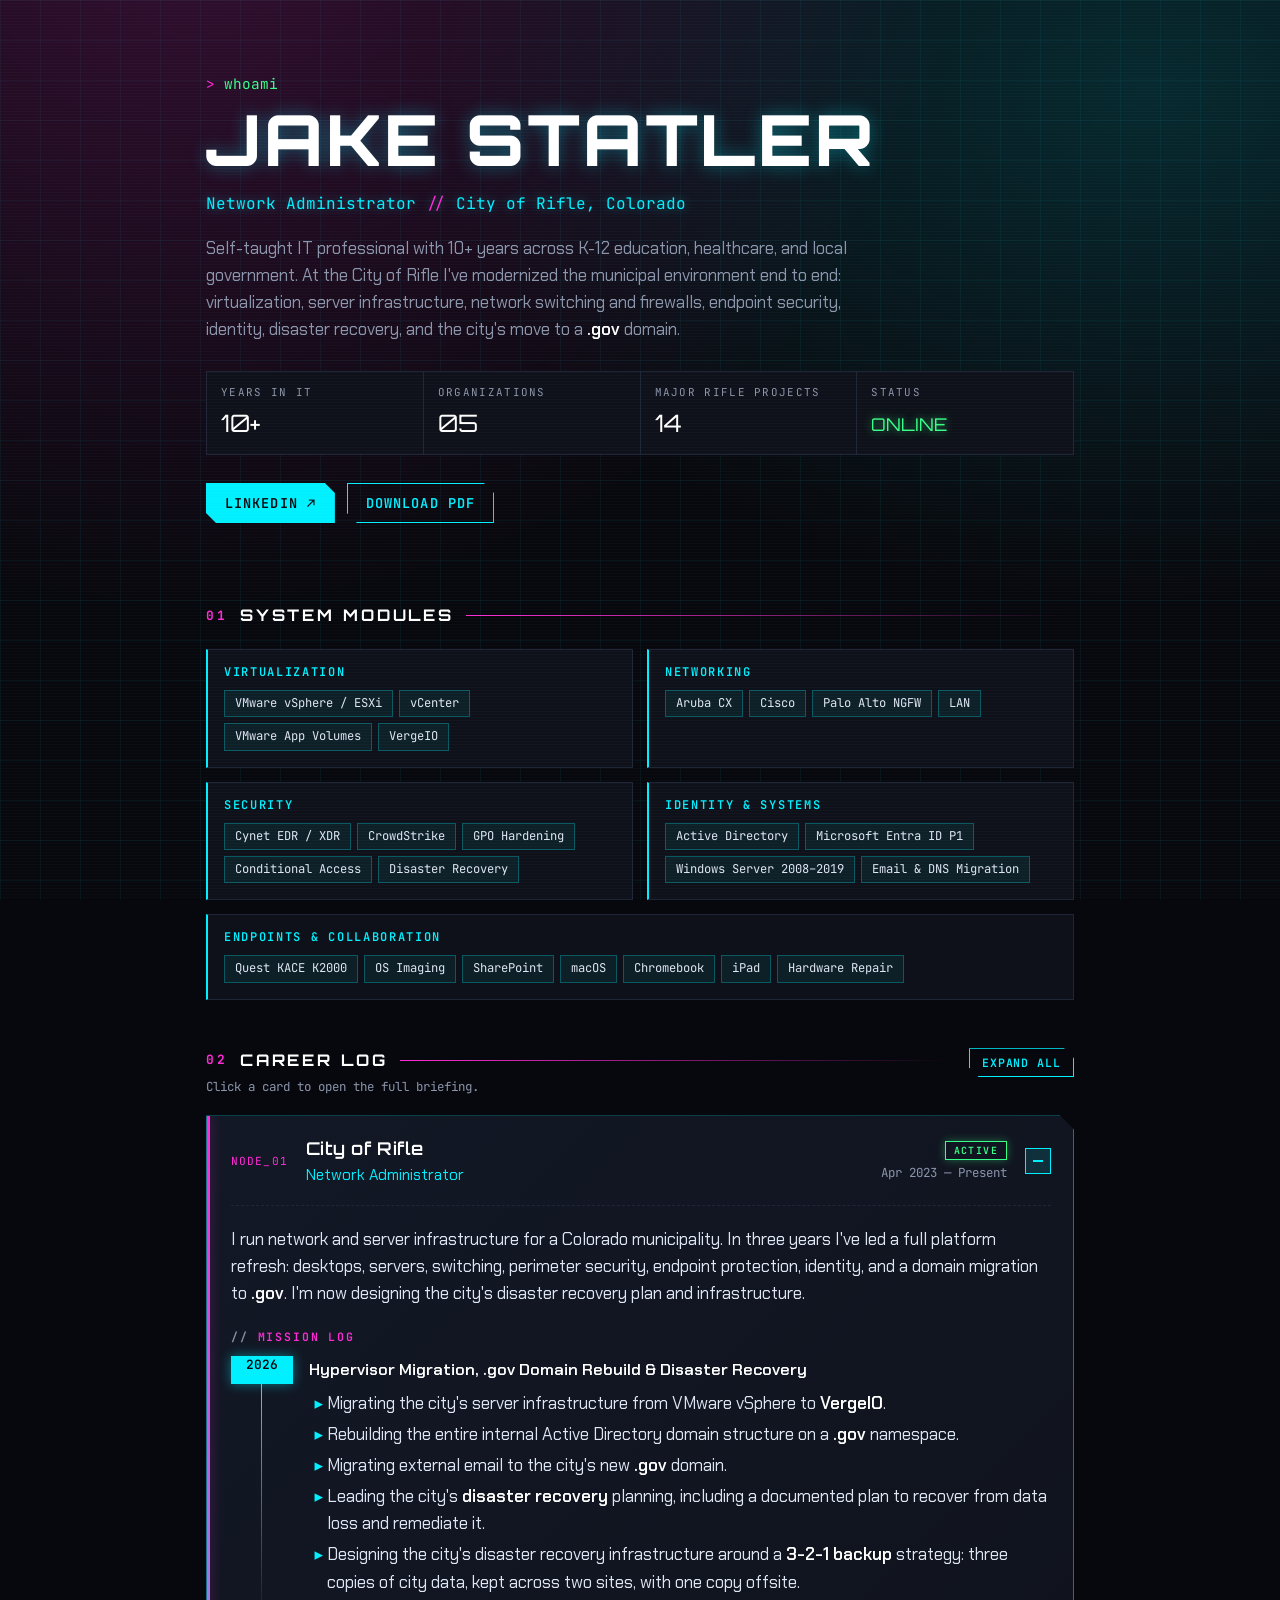
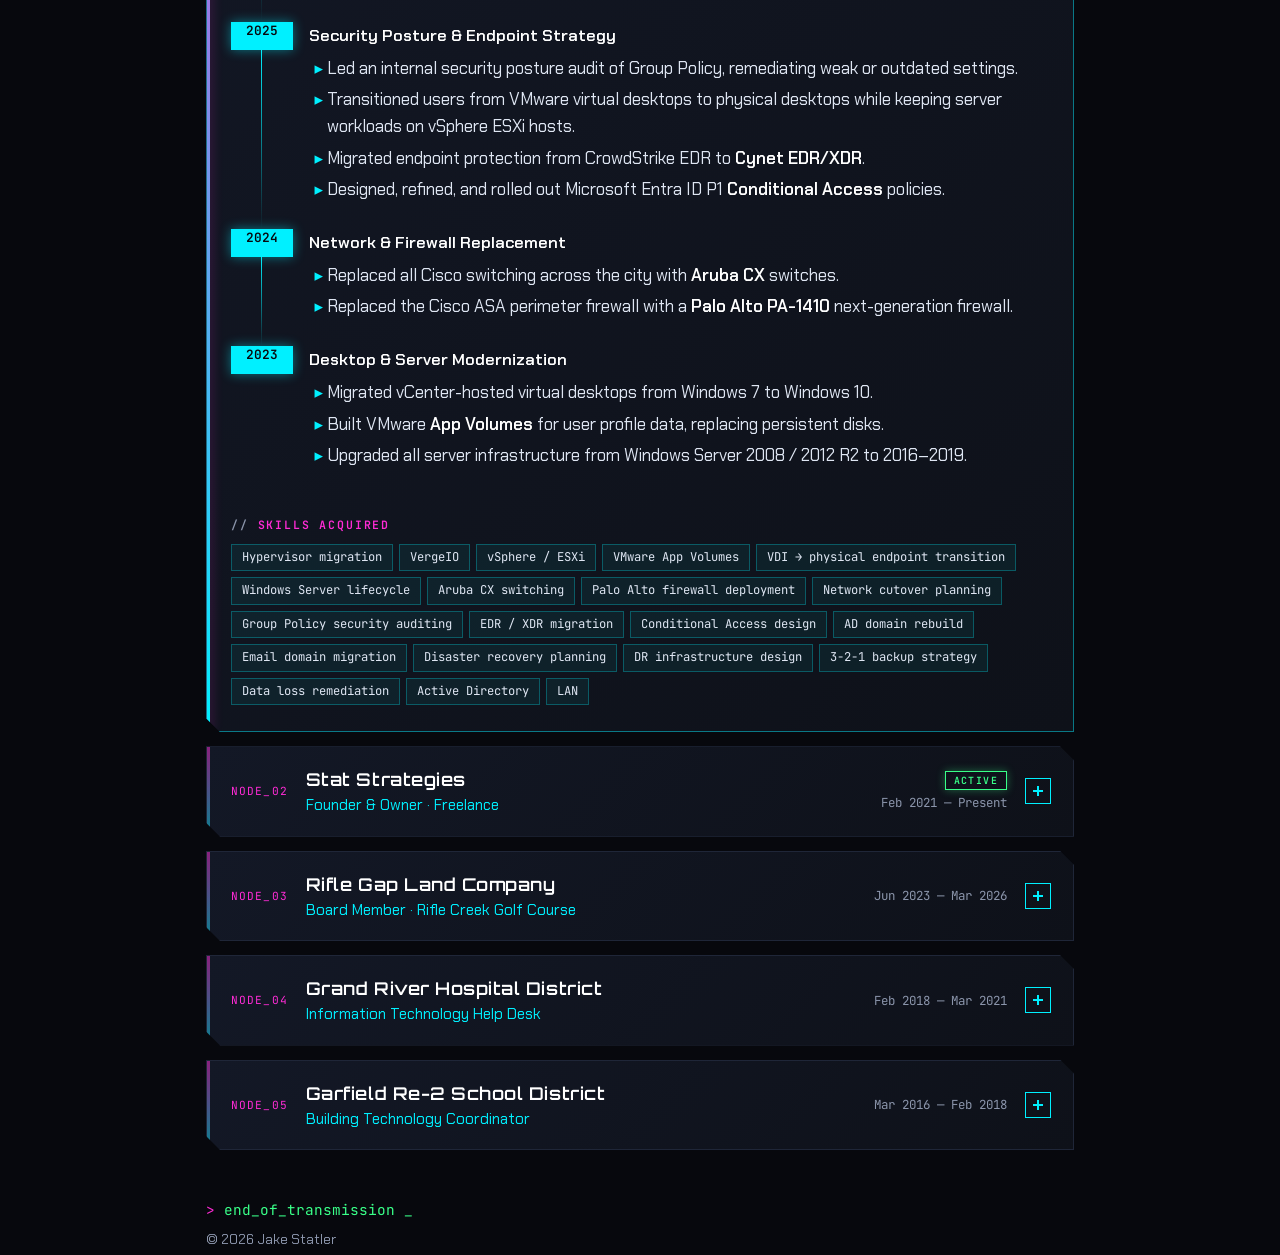
<file: index.html>
<!doctype html>
<html lang="en">
<head>
  <meta charset="utf-8">
  <meta name="viewport" content="width=device-width, initial-scale=1">
  <title>Jake Statler — Network Administrator</title>
  <meta name="description" content="Jake Statler — Network Administrator for the City of Rifle, Colorado. Infrastructure, networking, and security.">
  <meta name="theme-color" content="#07080d">
  <link rel="preconnect" href="https://fonts.googleapis.com">
  <link rel="preconnect" href="https://fonts.gstatic.com" crossorigin>
  <link href="https://fonts.googleapis.com/css2?family=Chakra+Petch:wght@400;500;600;700&family=JetBrains+Mono:wght@400;600&family=Orbitron:wght@600;800&display=swap" rel="stylesheet">
  <link rel="stylesheet" href="style.css">
</head>
<body>
  <div class="grid-bg" aria-hidden="true"></div>
  <div class="scanlines" aria-hidden="true"></div>

  <header class="hero wrap">
    <p class="prompt"><span class="caret">&gt;</span> whoami</p>
    <h1 class="glitch" data-text="JAKE STATLER">JAKE STATLER</h1>
    <p class="role">Network Administrator <span class="sep">//</span> City of Rifle, Colorado</p>
    <p class="summary">
      Self-taught IT professional with 10+ years across K-12 education, healthcare, and local government.
      At the City of Rifle I've modernized the municipal environment end to end: virtualization,
      server infrastructure, network switching and firewalls, endpoint security, identity, disaster recovery, and the
      city's move to a <strong>.gov</strong> domain.
    </p>

    <dl class="stats">
      <div><dt>Years in IT</dt><dd>10+</dd></div>
      <div><dt>Organizations</dt><dd>05</dd></div>
      <div><dt>Major Rifle projects</dt><dd>14</dd></div>
      <div><dt>Status</dt><dd class="online">ONLINE</dd></div>
    </dl>

    <nav class="actions">
      <a class="btn" href="https://www.linkedin.com/in/jake-statler-89aa1a1b6/" target="_blank" rel="noopener">LinkedIn ↗</a>
      <!-- TODO: add email if you want it public, e.g. <a class="btn" href="mailto:you@example.com">Email</a> -->
      <a class="btn ghost" href="Jake-Statler-Resume.pdf" download>Download PDF</a>
    </nav>
  </header>

  <main class="wrap">
    <section>
      <h2><span class="idx">01</span> System Modules</h2>
      <div class="modules">
        <div class="module">
          <h3>Virtualization</h3>
          <ul class="chips">
            <li>VMware vSphere / ESXi</li><li>vCenter</li><li>VMware App Volumes</li><li>VergeIO</li>
          </ul>
        </div>
        <div class="module">
          <h3>Networking</h3>
          <ul class="chips">
            <li>Aruba CX</li><li>Cisco</li><li>Palo Alto NGFW</li><li>LAN</li>
          </ul>
        </div>
        <div class="module">
          <h3>Security</h3>
          <ul class="chips">
            <li>Cynet EDR / XDR</li><li>CrowdStrike</li><li>GPO Hardening</li><li>Conditional Access</li><li>Disaster Recovery</li>
          </ul>
        </div>
        <div class="module">
          <h3>Identity &amp; Systems</h3>
          <ul class="chips">
            <li>Active Directory</li><li>Microsoft Entra ID P1</li><li>Windows Server 2008–2019</li><li>Email &amp; DNS Migration</li>
          </ul>
        </div>
        <div class="module">
          <h3>Endpoints &amp; Collaboration</h3>
          <ul class="chips">
            <li>Quest KACE K2000</li><li>OS Imaging</li><li>SharePoint</li><li>macOS</li><li>Chromebook</li><li>iPad</li><li>Hardware Repair</li>
          </ul>
        </div>
      </div>
    </section>

    <section>
      <div class="section-head">
        <h2><span class="idx">02</span> Career Log</h2>
        <button class="btn ghost small" type="button" id="toggle-all">Expand all</button>
      </div>
      <p class="hint">Click a card to open the full briefing.</p>

      <!-- ===== City of Rifle ===== -->
      <details class="card" open>
        <summary>
          <span class="card-id">NODE_01</span>
          <span class="card-main">
            <span class="card-org">City of Rifle</span>
            <span class="card-title">Network Administrator</span>
          </span>
          <span class="card-meta">
            <span class="badge live">ACTIVE</span>
            <span class="dates">Apr 2023 — Present</span>
          </span>
          <span class="chev" aria-hidden="true"></span>
        </summary>
        <div class="card-body">
          <p class="overview">
            I run network and server infrastructure for a Colorado municipality. In three years I've
            led a full platform refresh: desktops, servers, switching, perimeter security, endpoint
            protection, identity, and a domain migration to <strong>.gov</strong>. I'm now designing the city's
            disaster recovery plan and infrastructure.
          </p>

          <h4>Mission Log</h4>
          <ol class="timeline">
            <li>
              <span class="year">2026</span>
              <div>
                <h5>Hypervisor Migration, .gov Domain Rebuild &amp; Disaster Recovery</h5>
                <ul>
                  <li>Migrating the city's server infrastructure from VMware vSphere to <strong>VergeIO</strong>.</li>
                  <li>Rebuilding the entire internal Active Directory domain structure on a <strong>.gov</strong> namespace.</li>
                  <li>Migrating external email to the city's new <strong>.gov</strong> domain.</li>
                  <li>Leading the city's <strong>disaster recovery</strong> planning, including a documented plan to recover from data loss and remediate it.</li>
                  <li>Designing the city's disaster recovery infrastructure around a <strong>3-2-1 backup</strong> strategy: three copies of city data, kept across two sites, with one copy offsite.</li>
                </ul>
              </div>
            </li>
            <li>
              <span class="year">2025</span>
              <div>
                <h5>Security Posture &amp; Endpoint Strategy</h5>
                <ul>
                  <li>Led an internal security posture audit of Group Policy, remediating weak or outdated settings.</li>
                  <li>Transitioned users from VMware virtual desktops to physical desktops while keeping server workloads on vSphere ESXi hosts.</li>
                  <li>Migrated endpoint protection from CrowdStrike EDR to <strong>Cynet EDR/XDR</strong>.</li>
                  <li>Designed, refined, and rolled out Microsoft Entra ID P1 <strong>Conditional Access</strong> policies.</li>
                </ul>
              </div>
            </li>
            <li>
              <span class="year">2024</span>
              <div>
                <h5>Network &amp; Firewall Replacement</h5>
                <ul>
                  <li>Replaced all Cisco switching across the city with <strong>Aruba CX</strong> switches.</li>
                  <li>Replaced the Cisco ASA perimeter firewall with a <strong>Palo Alto PA-1410</strong> next-generation firewall.</li>
                </ul>
              </div>
            </li>
            <li>
              <span class="year">2023</span>
              <div>
                <h5>Desktop &amp; Server Modernization</h5>
                <ul>
                  <li>Migrated vCenter-hosted virtual desktops from Windows 7 to Windows 10.</li>
                  <li>Built VMware <strong>App Volumes</strong> for user profile data, replacing persistent disks.</li>
                  <li>Upgraded all server infrastructure from Windows Server 2008 / 2012 R2 to 2016–2019.</li>
                </ul>
              </div>
            </li>
          </ol>

          <h4>Skills Acquired</h4>
          <ul class="chips">
            <li>Hypervisor migration</li><li>VergeIO</li><li>vSphere / ESXi</li><li>VMware App Volumes</li>
            <li>VDI → physical endpoint transition</li><li>Windows Server lifecycle</li>
            <li>Aruba CX switching</li><li>Palo Alto firewall deployment</li><li>Network cutover planning</li>
            <li>Group Policy security auditing</li><li>EDR / XDR migration</li><li>Conditional Access design</li>
            <li>AD domain rebuild</li><li>Email domain migration</li><li>Disaster recovery planning</li><li>DR infrastructure design</li><li>3-2-1 backup strategy</li><li>Data loss remediation</li><li>Active Directory</li><li>LAN</li>
          </ul>
        </div>
      </details>

      <!-- ===== Stat Strategies ===== -->
      <details class="card">
        <summary>
          <span class="card-id">NODE_02</span>
          <span class="card-main">
            <span class="card-org">Stat Strategies</span>
            <span class="card-title">Founder &amp; Owner · Freelance</span>
          </span>
          <span class="card-meta">
            <span class="badge live">ACTIVE</span>
            <span class="dates">Feb 2021 — Present</span>
          </span>
          <span class="chev" aria-hidden="true"></span>
        </summary>
        <div class="card-body">
          <p class="overview">
            A self-funded IT consultancy that helps small businesses in Rifle run their own technology
            well: the right tools and software, managed properly, without outsourcing everything and
            paying a markup for it.
          </p>
          <dl class="facts">
            <div><dt>Founded</dt><dd>2021</dd></div>
            <div><dt>Seed capital</dt><dd>$150K+</dd></div>
            <div><dt>Market</dt><dd>Local SMB</dd></div>
          </dl>
          <h4>Mission Log</h4>
          <ul class="bullets">
            <li>Developed a data-driven daily fantasy sports strategy in 2021 that returned <strong>$150K+</strong> in its first year, then used it to self-fund the business.</li>
            <li>Help local small businesses set up better IT management and day-to-day operations.</li>
            <li>Give clients direct access to the tools and software they need, so they don't depend on outsourced providers who mark up every service.</li>
          </ul>
          <h4>Skills Acquired</h4>
          <ul class="chips">
            <li>Business ownership</li><li>Small business IT strategy</li><li>Software &amp; licensing selection</li>
            <li>Client relationships</li><li>Data-driven modeling</li><li>Active Directory</li><li>LAN</li>
          </ul>
        </div>
      </details>

      <!-- ===== Rifle Gap Land Company ===== -->
      <details class="card">
        <summary>
          <span class="card-id">NODE_03</span>
          <span class="card-main">
            <span class="card-org">Rifle Gap Land Company</span>
            <span class="card-title">Board Member · Rifle Creek Golf Course</span>
          </span>
          <span class="card-meta">
            <span class="dates">Jun 2023 — Mar 2026</span>
          </span>
          <span class="chev" aria-hidden="true"></span>
        </summary>
        <div class="card-body">
          <p class="overview">
            Board member of the nonprofit that operated the Rifle Creek Golf Course. I oversaw
            operations, and I helped build the case that brought the course and its water rights
            into city ownership.
          </p>
          <dl class="facts">
            <div><dt>Acreage</dt><dd>340</dd></div>
            <div><dt>Water rights</dt><dd>~$970K</dd></div>
            <div><dt>Legacy debt</dt><dd>~$1.2M</dd></div>
            <div><dt>Rounds / year</dt><dd>~26K</dd></div>
          </dl>
          <h4>Mission Log</h4>
          <ul class="bullets">
            <li>Oversaw golf course operations, including staffing, budget, and long-term strategic planning.</li>
            <li>Worked within the limits of a ~$1.2M note from the early-2000s clubhouse construction, which had stalled long-term planning.</li>
            <li>Coordinated with city officials to set up meetings and build the case for a city purchase.</li>
            <li>Showed the value of the property: 340 acres outside city limits with <strong>senior water rights</strong> worth ~$970K. That made acquiring it a clear win for the city.</li>
            <li>Showed that the course's ~26K rounds a year, together with a new irrigation system, could comfortably cover the note.</li>
            <li>Helped oversee the transition of the Rifle Creek Golf Course to city ownership.</li>
          </ul>
          <h4>Skills Acquired</h4>
          <ul class="chips">
            <li>Nonprofit board governance</li><li>Budgeting &amp; debt strategy</li><li>Staffing</li>
            <li>Strategic planning</li><li>Intergovernmental coordination</li><li>Acquisition case-building</li>
            <li>Water rights valuation</li><li>Facility operations</li>
          </ul>
        </div>
      </details>

      <!-- ===== Grand River Hospital District ===== -->
      <details class="card">
        <summary>
          <span class="card-id">NODE_04</span>
          <span class="card-main">
            <span class="card-org">Grand River Hospital District</span>
            <span class="card-title">Information Technology Help Desk</span>
          </span>
          <span class="card-meta">
            <span class="dates">Feb 2018 — Mar 2021</span>
          </span>
          <span class="chev" aria-hidden="true"></span>
        </summary>
        <div class="card-body">
          <p class="overview">
            Front-line IT support for a hospital district, plus ownership of user onboarding,
            device imaging, and the staff intranet.
          </p>
          <h4>Mission Log</h4>
          <ul class="bullets">
            <li>Helped roll out the <strong>Quest KACE K2000</strong> imaging solution, and built and configured the imaging station.</li>
            <li>Managed the organization's <strong>SharePoint</strong> intranet.</li>
            <li>Owned new-user provisioning and account management in Active Directory.</li>
            <li>Provided day-to-day help desk support for clinical and administrative staff.</li>
          </ul>
          <h4>Skills Acquired</h4>
          <ul class="chips">
            <li>Quest KACE K2000</li><li>OS imaging &amp; deployment</li><li>SharePoint administration</li>
            <li>User provisioning</li><li>Active Directory</li><li>LAN</li><li>Healthcare IT support</li>
          </ul>
        </div>
      </details>

      <!-- ===== Garfield Re-2 ===== -->
      <details class="card">
        <summary>
          <span class="card-id">NODE_05</span>
          <span class="card-main">
            <span class="card-org">Garfield Re-2 School District</span>
            <span class="card-title">Building Technology Coordinator</span>
          </span>
          <span class="card-meta">
            <span class="dates">Mar 2016 — Feb 2018</span>
          </span>
          <span class="chev" aria-hidden="true"></span>
        </summary>
        <div class="card-body">
          <p class="overview">
            On-site technology support for five schools. I handled the hardware and escalation work
            that couldn't be resolved remotely by the help desk.
          </p>
          <dl class="facts">
            <div><dt>Schools</dt><dd>5</dd></div>
            <div><dt>Platforms</dt><dd>3</dd></div>
          </dl>
          <h4>Mission Log</h4>
          <ul class="bullets">
            <li>Served as the escalation point for any issue the help desk couldn't resolve, across five school buildings.</li>
            <li>Repaired Chromebooks, including keyboard, screen, and trackpad replacements.</li>
            <li>Replaced iPad screens and repaired student and staff devices.</li>
            <li>Repaired and re-imaged Macs.</li>
          </ul>
          <h4>Skills Acquired</h4>
          <ul class="chips">
            <li>Hardware repair</li><li>Chromebook</li><li>iPad</li><li>macOS imaging</li>
            <li>Multi-site field support</li><li>Escalation handling</li><li>Active Directory</li><li>LAN</li>
          </ul>
        </div>
      </details>
    </section>
  </main>

  <footer class="wrap">
    <p><span class="caret">&gt;</span> end_of_transmission <span class="blink">_</span></p>
    <p>© 2026 Jake Statler</p>
  </footer>

  <script>
    (function () {
      var cards = document.querySelectorAll('details.card');
      var btn = document.getElementById('toggle-all');
      function sync() {
        var allOpen = Array.prototype.every.call(cards, function (c) { return c.open; });
        btn.textContent = allOpen ? 'Collapse all' : 'Expand all';
      }
      btn.addEventListener('click', function () {
        var open = btn.textContent === 'Expand all';
        cards.forEach(function (c) { c.open = open; });
        sync();
      });
      cards.forEach(function (c) { c.addEventListener('toggle', sync); });
      sync();

      // Print the full briefing, then restore what was open.
      var saved = [];
      window.addEventListener('beforeprint', function () {
        saved = Array.prototype.map.call(cards, function (c) { return c.open; });
        cards.forEach(function (c) { c.open = true; });
      });
      window.addEventListener('afterprint', function () {
        cards.forEach(function (c, i) { c.open = saved[i]; });
      });
    })();
  </script>
</body>
</html>
</file>
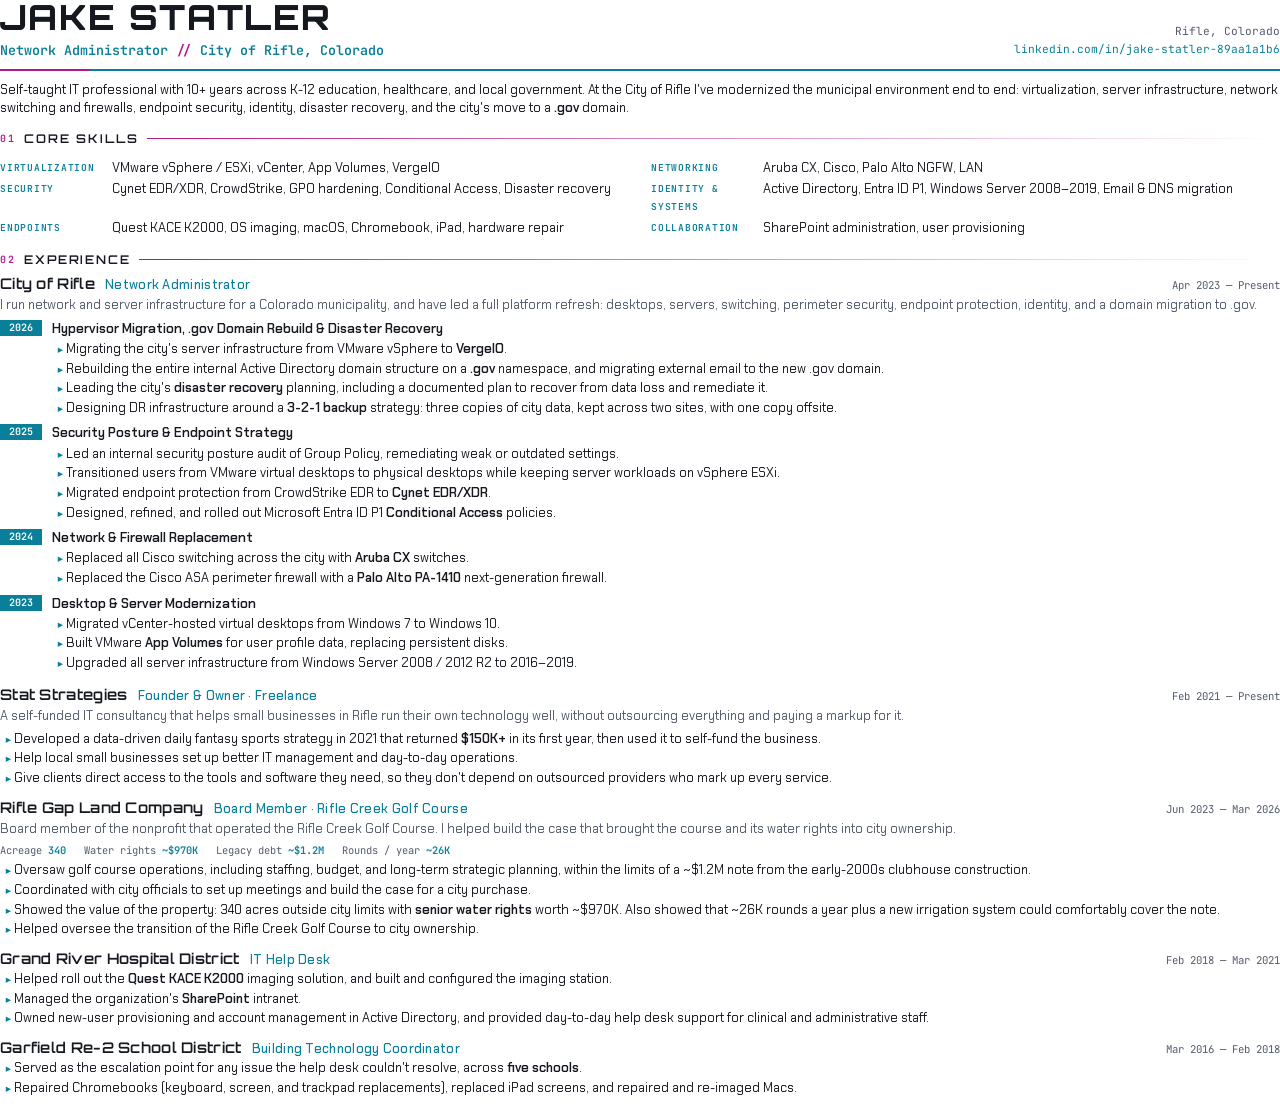
<file: resume-print.html>
<!doctype html>
<html lang="en">
<head>
  <meta charset="utf-8">
  <meta name="viewport" content="width=device-width, initial-scale=1">
  <title>Jake Statler — Resume</title>
  <!-- Source for Jake-Statler-Resume.pdf. Keep in sync with index.html; regenerate with scripts/build-pdf.js -->
  <link rel="preconnect" href="https://fonts.googleapis.com">
  <link rel="preconnect" href="https://fonts.gstatic.com" crossorigin>
  <link href="https://fonts.googleapis.com/css2?family=Chakra+Petch:wght@400;500;600;700&family=JetBrains+Mono:wght@400;600&family=Orbitron:wght@600;800&display=swap" rel="stylesheet">
  <style>
    :root {
      --bg: #ffffff;
      --text: #15181f;
      --muted: #535b6b;
      --accent: #0a7f99;
      --accent-2: #b0168f;
      --hi: #0a7f99;
      --line: #d5dae3;
      --chip: #eef7f9;
      --chip-line: #b9dde5;
    }
    .dark {
      --bg: #07080d;
      --text: #dfe6f3;
      --muted: #8b95ab;
      --accent: #00f0ff;
      --accent-2: #ff2bd6;
      --hi: #f5e93b;
      --line: #232b3e;
      --chip: rgba(0, 240, 255, 0.07);
      --chip-line: rgba(0, 240, 255, 0.3);
    }
    @page { size: Letter; margin: 0.5in 0.6in; }
    /* Dark: full-bleed background; padding repeats on every page instead of page margins */
    @page dark { margin: 0; }
    .dark body { page: dark; padding: 0.5in 0.6in; box-decoration-break: clone; -webkit-box-decoration-break: clone; }
    * { box-sizing: border-box; }
    html, body { margin: 0; background: var(--bg); -webkit-print-color-adjust: exact; print-color-adjust: exact; }
    body { color: var(--text); font: 9.6pt/1.42 "Chakra Petch", system-ui, sans-serif; }
    strong { font-weight: 600; }

    header { display: grid; grid-template-columns: 1fr auto; gap: 4px 24px; align-items: end; padding-bottom: 10px; border-bottom: 2px solid var(--accent); position: relative; }
    header::after { content: ""; position: absolute; left: 0; bottom: -2px; width: 90px; height: 2px; background: var(--accent-2); }
    h1 { margin: 0; font: 800 26pt/1 "Orbitron", sans-serif; letter-spacing: 0.04em; }
    .dark h1 { color: #fff; text-shadow: 0 0 14px rgba(0, 240, 255, 0.35); }
    .role { margin: 6px 0 0; font: 600 10pt "JetBrains Mono", monospace; color: var(--accent); }
    .role span { color: var(--accent-2); }
    .contact { text-align: right; font: 8.4pt/1.6 "JetBrains Mono", monospace; color: var(--muted); }
    .contact a { color: var(--accent); text-decoration: none; }

    .summary { margin: 10px 0 0; color: var(--text); }

    h2 { display: flex; align-items: center; gap: 8px; margin: 14px 0 7px; font: 600 9pt "Orbitron", sans-serif; letter-spacing: 0.16em; text-transform: uppercase; }
    h2 .idx { font: 600 7.5pt "JetBrains Mono", monospace; color: var(--accent-2); }
    h2::after { content: ""; flex: 1; height: 1px; background: linear-gradient(90deg, var(--accent-2), transparent); }

    .skills { display: grid; grid-template-columns: 1fr 1fr; gap: 3px 22px; }
    .skills div { display: grid; grid-template-columns: 112px 1fr; }
    .skills dt { font: 600 7.2pt/1.9 "JetBrains Mono", monospace; letter-spacing: 0.08em; text-transform: uppercase; color: var(--accent); }
    .skills dd { margin: 0; }

    .job { margin: 0 0 11px; break-inside: auto; }
    .job-head { display: flex; justify-content: space-between; align-items: baseline; gap: 12px; break-after: avoid; }
    .job-head h3 { margin: 0; font: 600 11pt "Orbitron", sans-serif; letter-spacing: 0.02em; }
    .dark .job-head h3 { color: #fff; }
    .job-head h3 em { font: 500 9.6pt "Chakra Petch", sans-serif; color: var(--accent); margin-left: 6px; }
    .dates { font: 8pt "JetBrains Mono", monospace; color: var(--muted); white-space: nowrap; }
    .overview { margin: 3px 0 5px; color: var(--muted); break-after: avoid; }

    .year { display: grid; grid-template-columns: 42px 1fr; gap: 10px; margin: 6px 0 0; break-inside: avoid; }
    .year > span { align-self: start; text-align: center; font: 600 7.6pt/16px "JetBrains Mono", monospace; color: var(--bg); background: var(--accent); }
    .year h4 { margin: 0 0 1px; font-size: 9.8pt; font-weight: 600; }

    ul { margin: 0; padding-left: 14px; }
    li { margin: 1.5px 0; }
    li::marker { content: "▸ "; color: var(--accent); font-size: 8pt; }

    .facts { display: flex; flex-wrap: wrap; gap: 4px 18px; margin: 2px 0 4px; font: 7.8pt "JetBrains Mono", monospace; color: var(--muted); }
    .facts b { color: var(--hi); font-weight: 600; }

    .tags { margin: 5px 0 0; display: flex; flex-wrap: wrap; gap: 3px; }
    .tags span { font: 7pt "JetBrains Mono", monospace; padding: 1px 6px; background: var(--chip); border: 1px solid var(--chip-line); }
  </style>
</head>
<body>
<div class="page">
  <header>
    <div>
      <h1>JAKE STATLER</h1>
      <p class="role">Network Administrator <span>//</span> City of Rifle, Colorado</p>
    </div>
    <div class="contact">
      Rifle, Colorado<br>
      <a href="https://www.linkedin.com/in/jake-statler-89aa1a1b6/">linkedin.com/in/jake-statler-89aa1a1b6</a>
    </div>
  </header>

  <p class="summary">
    Self-taught IT professional with 10+ years across K-12 education, healthcare, and local government.
    At the City of Rifle I've modernized the municipal environment end to end: virtualization, server
    infrastructure, network switching and firewalls, endpoint security, identity, disaster recovery, and the
    city's move to a <strong>.gov</strong> domain.
  </p>

  <h2><span class="idx">01</span> Core Skills</h2>
  <dl class="skills">
    <div><dt>Virtualization</dt><dd>VMware vSphere / ESXi, vCenter, App Volumes, VergeIO</dd></div>
    <div><dt>Networking</dt><dd>Aruba CX, Cisco, Palo Alto NGFW, LAN</dd></div>
    <div><dt>Security</dt><dd>Cynet EDR/XDR, CrowdStrike, GPO hardening, Conditional Access, Disaster recovery</dd></div>
    <div><dt>Identity &amp; Systems</dt><dd>Active Directory, Entra ID P1, Windows Server 2008–2019, Email &amp; DNS migration</dd></div>
    <div><dt>Endpoints</dt><dd>Quest KACE K2000, OS imaging, macOS, Chromebook, iPad, hardware repair</dd></div>
    <div><dt>Collaboration</dt><dd>SharePoint administration, user provisioning</dd></div>
  </dl>

  <h2><span class="idx">02</span> Experience</h2>

  <section class="job">
    <div class="job-head">
      <h3>City of Rifle <em>Network Administrator</em></h3>
      <span class="dates">Apr 2023 — Present</span>
    </div>
    <p class="overview">
      I run network and server infrastructure for a Colorado municipality, and have led a full platform refresh:
      desktops, servers, switching, perimeter security, endpoint protection, identity, and a domain migration to .gov.
    </p>
    <div class="year"><span>2026</span><div>
      <h4>Hypervisor Migration, .gov Domain Rebuild &amp; Disaster Recovery</h4>
      <ul>
        <li>Migrating the city's server infrastructure from VMware vSphere to <strong>VergeIO</strong>.</li>
        <li>Rebuilding the entire internal Active Directory domain structure on a <strong>.gov</strong> namespace, and migrating external email to the new .gov domain.</li>
        <li>Leading the city's <strong>disaster recovery</strong> planning, including a documented plan to recover from data loss and remediate it.</li>
        <li>Designing DR infrastructure around a <strong>3-2-1 backup</strong> strategy: three copies of city data, kept across two sites, with one copy offsite.</li>
      </ul>
    </div></div>
    <div class="year"><span>2025</span><div>
      <h4>Security Posture &amp; Endpoint Strategy</h4>
      <ul>
        <li>Led an internal security posture audit of Group Policy, remediating weak or outdated settings.</li>
        <li>Transitioned users from VMware virtual desktops to physical desktops while keeping server workloads on vSphere ESXi.</li>
        <li>Migrated endpoint protection from CrowdStrike EDR to <strong>Cynet EDR/XDR</strong>.</li>
        <li>Designed, refined, and rolled out Microsoft Entra ID P1 <strong>Conditional Access</strong> policies.</li>
      </ul>
    </div></div>
    <div class="year"><span>2024</span><div>
      <h4>Network &amp; Firewall Replacement</h4>
      <ul>
        <li>Replaced all Cisco switching across the city with <strong>Aruba CX</strong> switches.</li>
        <li>Replaced the Cisco ASA perimeter firewall with a <strong>Palo Alto PA-1410</strong> next-generation firewall.</li>
      </ul>
    </div></div>
    <div class="year"><span>2023</span><div>
      <h4>Desktop &amp; Server Modernization</h4>
      <ul>
        <li>Migrated vCenter-hosted virtual desktops from Windows 7 to Windows 10.</li>
        <li>Built VMware <strong>App Volumes</strong> for user profile data, replacing persistent disks.</li>
        <li>Upgraded all server infrastructure from Windows Server 2008 / 2012 R2 to 2016–2019.</li>
      </ul>
    </div></div>
  </section>

  <section class="job">
    <div class="job-head">
      <h3>Stat Strategies <em>Founder &amp; Owner · Freelance</em></h3>
      <span class="dates">Feb 2021 — Present</span>
    </div>
    <p class="overview">A self-funded IT consultancy that helps small businesses in Rifle run their own technology well, without outsourcing everything and paying a markup for it.</p>
    <ul>
      <li>Developed a data-driven daily fantasy sports strategy in 2021 that returned <strong>$150K+</strong> in its first year, then used it to self-fund the business.</li>
      <li>Help local small businesses set up better IT management and day-to-day operations.</li>
      <li>Give clients direct access to the tools and software they need, so they don't depend on outsourced providers who mark up every service.</li>
    </ul>
  </section>

  <section class="job">
    <div class="job-head">
      <h3>Rifle Gap Land Company <em>Board Member · Rifle Creek Golf Course</em></h3>
      <span class="dates">Jun 2023 — Mar 2026</span>
    </div>
    <p class="overview">Board member of the nonprofit that operated the Rifle Creek Golf Course. I helped build the case that brought the course and its water rights into city ownership.</p>
    <div class="facts"><span>Acreage <b>340</b></span><span>Water rights <b>~$970K</b></span><span>Legacy debt <b>~$1.2M</b></span><span>Rounds / year <b>~26K</b></span></div>
    <ul>
      <li>Oversaw golf course operations, including staffing, budget, and long-term strategic planning, within the limits of a ~$1.2M note from the early-2000s clubhouse construction.</li>
      <li>Coordinated with city officials to set up meetings and build the case for a city purchase.</li>
      <li>Showed the value of the property: 340 acres outside city limits with <strong>senior water rights</strong> worth ~$970K. Also showed that ~26K rounds a year plus a new irrigation system could comfortably cover the note.</li>
      <li>Helped oversee the transition of the Rifle Creek Golf Course to city ownership.</li>
    </ul>
  </section>

  <section class="job">
    <div class="job-head">
      <h3>Grand River Hospital District <em>IT Help Desk</em></h3>
      <span class="dates">Feb 2018 — Mar 2021</span>
    </div>
    <ul>
      <li>Helped roll out the <strong>Quest KACE K2000</strong> imaging solution, and built and configured the imaging station.</li>
      <li>Managed the organization's <strong>SharePoint</strong> intranet.</li>
      <li>Owned new-user provisioning and account management in Active Directory, and provided day-to-day help desk support for clinical and administrative staff.</li>
    </ul>
  </section>

  <section class="job">
    <div class="job-head">
      <h3>Garfield Re-2 School District <em>Building Technology Coordinator</em></h3>
      <span class="dates">Mar 2016 — Feb 2018</span>
    </div>
    <ul>
      <li>Served as the escalation point for any issue the help desk couldn't resolve, across <strong>five schools</strong>.</li>
      <li>Repaired Chromebooks (keyboard, screen, and trackpad replacements), replaced iPad screens, and repaired and re-imaged Macs.</li>
    </ul>
  </section>
</div>
</body>
</html>
</file>
<file: style.css>
:root {
  --bg: #07080d;
  --panel: #0e1119;
  --panel-2: #131826;
  --text: #dfe6f3;
  --muted: #8b95ab;
  --cyan: #00f0ff;
  --magenta: #ff2bd6;
  --yellow: #f5e93b;
  --green: #39ff88;
  --line: #1f2638;
  --glow-c: 0 0 12px rgba(0, 240, 255, 0.45);
  --glow-m: 0 0 12px rgba(255, 43, 214, 0.45);
  --display: "Orbitron", "Chakra Petch", sans-serif;
  --body: "Chakra Petch", system-ui, sans-serif;
  --mono: "JetBrains Mono", ui-monospace, monospace;
  --cut: 14px;
  color-scheme: dark;
}

* { box-sizing: border-box; }
html { scroll-behavior: smooth; }

body {
  margin: 0;
  background: var(--bg);
  color: var(--text);
  font: 17px/1.6 var(--body);
  overflow-x: hidden;
}

.grid-bg {
  position: fixed; inset: 0; z-index: -2;
  background:
    radial-gradient(ellipse at 15% -10%, rgba(255, 43, 214, 0.18), transparent 50%),
    radial-gradient(ellipse at 90% 10%, rgba(0, 240, 255, 0.14), transparent 45%),
    linear-gradient(rgba(0, 240, 255, 0.05) 1px, transparent 1px) 0 0 / 40px 40px,
    linear-gradient(90deg, rgba(0, 240, 255, 0.05) 1px, transparent 1px) 0 0 / 40px 40px,
    var(--bg);
}
.scanlines {
  position: fixed; inset: 0; z-index: 50; pointer-events: none;
  background: repeating-linear-gradient(to bottom, rgba(255,255,255,0.025) 0 1px, transparent 1px 3px);
}

.wrap { max-width: 900px; margin: 0 auto; padding: 0 16px; }
a { color: var(--cyan); }
strong { color: #fff; font-weight: 600; }

/* ---------- Hero ---------- */
.hero { padding: 72px 16px 32px; }
.prompt, footer p:first-child { font-family: var(--mono); color: var(--green); margin: 0 0 8px; font-size: 0.9rem; }
.caret { color: var(--magenta); }

.glitch {
  position: relative;
  margin: 0;
  font-family: var(--display);
  font-weight: 800;
  font-size: clamp(2.2rem, 8vw, 4.4rem);
  letter-spacing: 0.04em;
  line-height: 1.05;
  color: #fff;
  text-shadow: 0 0 18px rgba(0, 240, 255, 0.35);
}
.glitch::before, .glitch::after {
  content: attr(data-text);
  position: absolute; inset: 0;
  overflow: hidden;
}
.glitch::before { color: var(--magenta); opacity: 0; animation: glitch-a 3.5s infinite steps(1); }
.glitch::after  { color: var(--cyan);    opacity: 0; animation: glitch-b 4.2s infinite steps(1); }
@keyframes glitch-a {
  0%, 92%, 100% { transform: translate(0, 0); opacity: 0; }
  93% { transform: translate(-4px, -1px); opacity: 0.9; clip-path: inset(10% 0 70% 0); }
  95% { transform: translate(3px, 1px);  opacity: 0.9; clip-path: inset(40% 0 35% 0); }
  97% { transform: translate(-2px, 0);   opacity: 0.9; clip-path: inset(70% 0 5% 0); }
}
@keyframes glitch-b {
  0%, 88%, 100% { transform: translate(0, 0); opacity: 0; }
  89% { transform: translate(4px, 1px);  opacity: 0.9; clip-path: inset(60% 0 20% 0); }
  91% { transform: translate(-3px, -1px); opacity: 0.9; clip-path: inset(20% 0 60% 0); }
}

.role {
  margin: 14px 0 18px;
  font-family: var(--mono);
  font-size: 1rem;
  color: var(--cyan);
  text-shadow: var(--glow-c);
}
.sep { color: var(--magenta); }
.summary { margin: 0 0 28px; max-width: 66ch; color: var(--muted); }

.stats {
  display: grid;
  grid-template-columns: repeat(4, 1fr);
  gap: 1px;
  margin: 0 0 28px;
  background: var(--line);
  border: 1px solid var(--line);
}
.stats div { background: var(--panel); padding: 12px 14px; }
.stats dt { font-family: var(--mono); font-size: 0.68rem; letter-spacing: 0.12em; text-transform: uppercase; color: var(--muted); }
.stats dd { margin: 2px 0 0; font-family: var(--display); font-size: 1.5rem; color: #fff; }
.stats .online { color: var(--green); text-shadow: 0 0 10px rgba(57, 255, 136, 0.6); font-size: 1.1rem; padding-top: 6px; }

.actions { display: flex; flex-wrap: wrap; gap: 12px; }
.btn {
  font: 600 0.85rem var(--mono);
  letter-spacing: 0.08em;
  text-transform: uppercase;
  text-decoration: none;
  color: var(--bg);
  background: var(--cyan);
  border: 1px solid var(--cyan);
  padding: 10px 18px;
  cursor: pointer;
  clip-path: polygon(0 0, calc(100% - 10px) 0, 100% 10px, 100% 100%, 10px 100%, 0 calc(100% - 10px));
  transition: box-shadow 0.2s, background 0.2s, color 0.2s;
}
.btn:hover { box-shadow: var(--glow-c); background: #fff; }
.btn.ghost { background: transparent; color: var(--cyan); }
.btn.ghost:hover { background: rgba(0, 240, 255, 0.1); }
.btn.small { padding: 6px 12px; font-size: 0.72rem; }
.btn:focus-visible, summary:focus-visible { outline: 2px solid var(--yellow); outline-offset: 3px; }

/* ---------- Sections ---------- */
section { margin: 48px 0; }
h2 {
  display: flex; align-items: center; gap: 12px;
  margin: 0 0 20px;
  font-family: var(--display);
  font-size: 1rem;
  letter-spacing: 0.18em;
  text-transform: uppercase;
  color: #fff;
}
h2::after { content: ""; flex: 1; height: 1px; background: linear-gradient(90deg, var(--magenta), transparent); }
.idx { font-family: var(--mono); color: var(--magenta); font-size: 0.8rem; }
.section-head { display: flex; align-items: center; gap: 16px; }
.section-head h2 { flex: 1; margin-bottom: 4px; }
.hint { margin: 0 0 18px; font-family: var(--mono); font-size: 0.78rem; color: var(--muted); }

/* ---------- Modules ---------- */
.modules { display: grid; grid-template-columns: repeat(2, 1fr); gap: 14px; }
.module {
  background: var(--panel);
  border: 1px solid var(--line);
  border-left: 2px solid var(--cyan);
  padding: 14px 16px 16px;
}
.module h3 { margin: 0 0 10px; font: 600 0.75rem var(--mono); letter-spacing: 0.14em; text-transform: uppercase; color: var(--cyan); }

.chips { list-style: none; margin: 0; padding: 0; display: flex; flex-wrap: wrap; gap: 6px; }
.chips li {
  font-family: var(--mono);
  font-size: 0.76rem;
  padding: 3px 10px;
  color: var(--text);
  background: rgba(0, 240, 255, 0.06);
  border: 1px solid rgba(0, 240, 255, 0.28);
}

/* ---------- Cards ---------- */
.card {
  position: relative;
  margin: 0 0 14px;
  background: linear-gradient(135deg, var(--panel-2), var(--panel));
  border: 1px solid var(--line);
  clip-path: polygon(0 0, calc(100% - var(--cut)) 0, 100% var(--cut), 100% 100%, var(--cut) 100%, 0 calc(100% - var(--cut)));
  transition: border-color 0.25s, box-shadow 0.25s;
  interpolate-size: allow-keywords;
}
.card::before {
  content: "";
  position: absolute; left: 0; top: 0; bottom: 0; width: 3px;
  background: linear-gradient(var(--magenta), var(--cyan));
  opacity: 0.5;
  transition: opacity 0.25s;
}
.card:hover, .card[open] { border-color: rgba(0, 240, 255, 0.45); }
.card:hover::before, .card[open]::before { opacity: 1; box-shadow: var(--glow-m); }

.card::details-content {
  block-size: 0;
  overflow: hidden;
  transition: block-size 0.35s ease, content-visibility 0.35s allow-discrete;
}
.card[open]::details-content { block-size: auto; }

summary {
  list-style: none;
  cursor: pointer;
  display: grid;
  grid-template-columns: auto 1fr auto auto;
  align-items: center;
  gap: 18px;
  padding: 18px 22px 18px 24px;
}
summary::-webkit-details-marker { display: none; }

.card-id { font: 0.7rem var(--mono); color: var(--magenta); letter-spacing: 0.1em; }
.card-main { display: flex; flex-direction: column; min-width: 0; }
.card-org { font-family: var(--display); font-weight: 600; font-size: 1.1rem; color: #fff; letter-spacing: 0.03em; }
.card-title { color: var(--cyan); font-size: 0.95rem; }
.card-meta { display: flex; flex-direction: column; align-items: flex-end; gap: 4px; }
.dates { font: 0.78rem var(--mono); color: var(--muted); white-space: nowrap; }
.badge { font: 600 0.62rem var(--mono); letter-spacing: 0.14em; padding: 2px 8px; border: 1px solid currentColor; }
.badge.live { color: var(--green); box-shadow: 0 0 8px rgba(57, 255, 136, 0.35); }

.chev {
  width: 26px; height: 26px;
  border: 1px solid var(--cyan);
  position: relative;
  transition: transform 0.3s, background 0.2s;
}
.chev::before, .chev::after {
  content: ""; position: absolute; left: 50%; top: 50%;
  width: 10px; height: 2px; background: var(--cyan);
  transform: translate(-50%, -50%);
}
.chev::after { transform: translate(-50%, -50%) rotate(90deg); transition: transform 0.3s; }
.card[open] .chev { transform: rotate(180deg); background: rgba(0, 240, 255, 0.12); }
.card[open] .chev::after { transform: translate(-50%, -50%) rotate(0deg); }

.card-body {
  margin: 0 22px 0 24px;
  padding: 4px 0 26px;
  border-top: 1px dashed var(--line);
}
.overview { color: var(--text); margin: 16px 0 6px; }
.card-body h4 {
  margin: 22px 0 12px;
  font: 600 0.72rem var(--mono);
  letter-spacing: 0.16em;
  text-transform: uppercase;
  color: var(--magenta);
}
.card-body h4::before { content: "// "; color: var(--muted); }

.bullets, .timeline ul { margin: 0; padding-left: 18px; }
.bullets li, .timeline ul li { margin: 4px 0; }
.bullets li::marker, .timeline ul li::marker { color: var(--cyan); content: "▸ "; }

.timeline { list-style: none; margin: 0; padding: 0; }
.timeline > li {
  display: grid;
  grid-template-columns: 62px 1fr;
  gap: 16px;
  padding: 0 0 22px;
  position: relative;
}
.timeline > li::before {
  content: ""; position: absolute; left: 30px; top: 28px; bottom: 0; width: 1px;
  background: linear-gradient(var(--cyan), transparent);
}
.timeline > li:last-child::before { display: none; }
.year {
  height: 28px; line-height: 26px;
  text-align: center;
  font: 600 0.8rem var(--mono);
  color: var(--bg);
  background: var(--cyan);
  box-shadow: var(--glow-c);
}
.timeline h5 { margin: 1px 0 6px; font-size: 1.02rem; color: #fff; font-weight: 600; }

/* ---------- Footer ---------- */
footer { padding: 24px 16px 56px; color: var(--muted); font-size: 0.85rem; }
footer p { margin: 4px 0; }
.blink { animation: blink 1s steps(1) infinite; }
@keyframes blink { 50% { opacity: 0; } }

/* ---------- Responsive ---------- */
@media (max-width: 640px) {
  body { font-size: 16px; }
  .hero { padding-top: 48px; }
  .stats { grid-template-columns: repeat(2, 1fr); }
  .modules { grid-template-columns: 1fr; }
  summary { grid-template-columns: 1fr auto; gap: 8px 12px; padding: 16px 16px 16px 18px; }
  .card-id { grid-column: 1 / -1; }
  .card-main { grid-column: 1; grid-row: 2; }
  .chev { grid-column: 2; grid-row: 2; }
  .card-meta { grid-column: 1 / -1; grid-row: 3; flex-direction: row; align-items: center; gap: 10px; }
  .card-body { margin: 0 16px 0 18px; }
  .timeline > li { grid-template-columns: 1fr; gap: 8px; }
  .timeline > li::before { display: none; }
  .year { width: 62px; }
}

@media (prefers-reduced-motion: reduce) {
  *, *::before, *::after { animation: none !important; transition: none !important; }
}

/* ---------- Print: clean, ink-friendly ---------- */
@media print {
  :root { --bg: #fff; --panel: #fff; --panel-2: #fff; --text: #111; --muted: #444; --cyan: #0a5f8a; --magenta: #8a0a6f; --green: #0a7a3a; --line: #bbb; }
  body { font-size: 10.5pt; background: #fff; }
  .grid-bg, .scanlines, .actions, #toggle-all, .hint, .chev, .glitch::before, .glitch::after, footer, .stats { display: none; }
  .glitch, strong, .card-org, .timeline h5 { color: #000; text-shadow: none; }
  .role, .year, .badge.live { text-shadow: none; box-shadow: none; }
  .year { color: #fff; }
  .hero { padding: 0 0 8px; }
  section { margin: 16px 0; }
  .card { clip-path: none; break-inside: avoid; border: 1px solid #ccc; }
  .card::before { display: none; }
  .card::details-content { block-size: auto; }
  .chips li { background: none; border-color: #bbb; }
}

.module:last-child:nth-child(odd) { grid-column: 1 / -1; }

.facts {
  display: grid;
  grid-template-columns: repeat(auto-fit, minmax(120px, 1fr));
  gap: 1px;
  margin: 16px 0 0;
  background: var(--line);
  border: 1px solid var(--line);
}
.facts div { background: rgba(7, 8, 13, 0.6); padding: 10px 12px; }
.facts dt { font: 0.64rem var(--mono); letter-spacing: 0.12em; text-transform: uppercase; color: var(--muted); }
.facts dd { margin: 2px 0 0; font-family: var(--display); font-size: 1.2rem; color: var(--yellow); text-shadow: 0 0 10px rgba(245, 233, 59, 0.35); }
@media print { .facts dd { color: #000; text-shadow: none; } .facts div { background: #fff; } }
</file>
